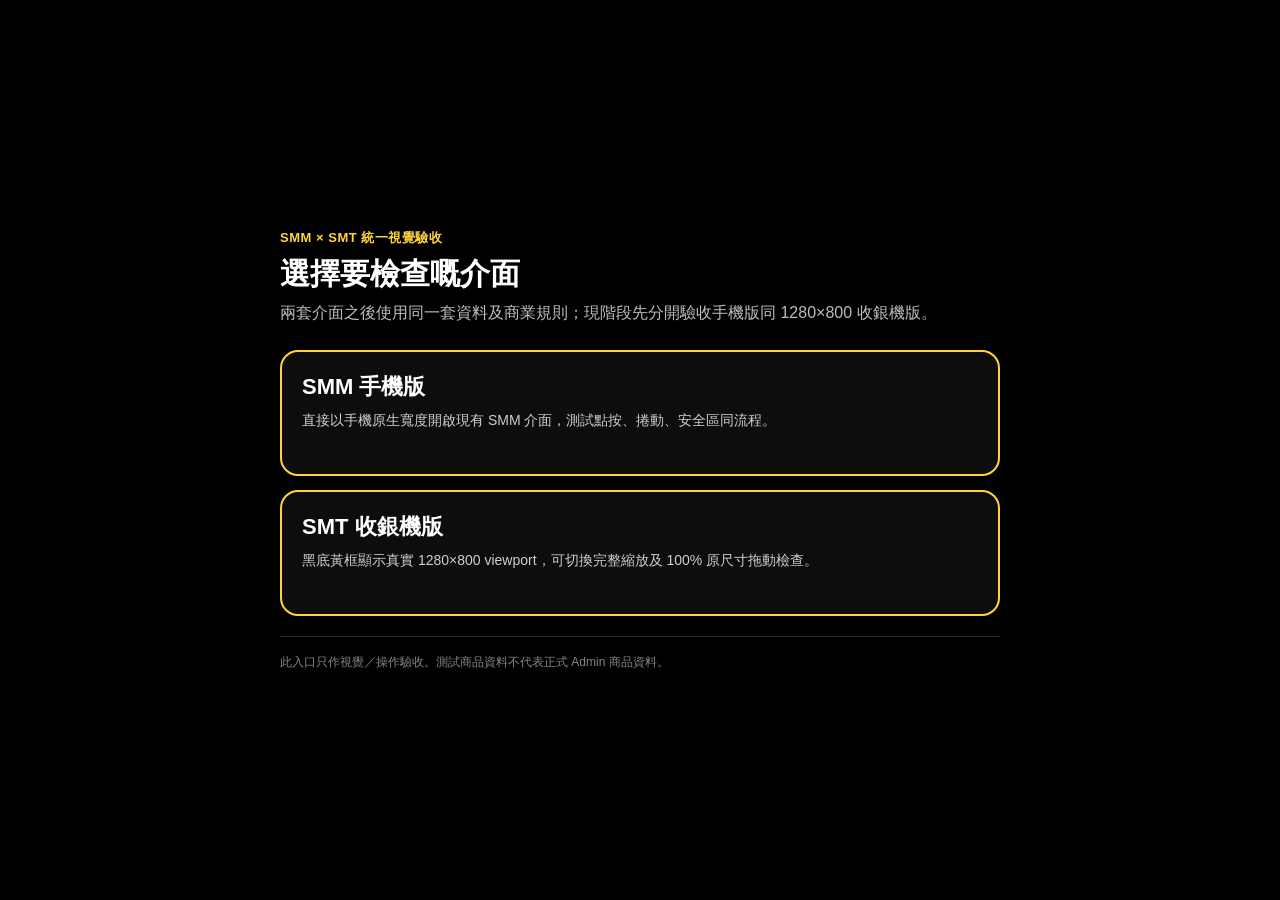
<file: index.html>
<!doctype html>
<html lang="zh-HK">
<head>
  <meta charset="utf-8">
  <meta name="viewport" content="width=device-width,initial-scale=1,viewport-fit=cover">
  <meta name="theme-color" content="#000000">
  <title>磨飯 SMM × SMT 驗收入口</title>
  <style>
    *{box-sizing:border-box;-webkit-tap-highlight-color:transparent}
    html,body{margin:0;min-height:100%;background:#000;color:#fff;font-family:-apple-system,BlinkMacSystemFont,"PingFang HK","Noto Sans TC",sans-serif}
    body{min-height:100dvh;display:grid;place-items:center;padding:max(24px,env(safe-area-inset-top)) 18px max(24px,env(safe-area-inset-bottom))}
    .shell{width:min(720px,100%)}
    .eyebrow{margin:0 0 8px;color:#ffd43b;font-size:13px;font-weight:800;letter-spacing:.04em}
    h1{margin:0;font-size:30px;line-height:1.15}p{margin:10px 0 0;color:#bdbdbd;line-height:1.55}
    .grid{display:grid;gap:14px;margin-top:24px}
    .choice{display:block;padding:20px;border:2px solid #ffd43b;border-radius:18px;background:#0d0d0d;color:#fff;text-decoration:none;min-height:126px}
    .choice:active{transform:scale(.992);background:#171717}.choice strong{display:block;font-size:22px}.choice span{display:block;margin-top:8px;color:#cfcfcf;font-size:14px;line-height:1.45}
    .meta{margin-top:20px;padding-top:16px;border-top:1px solid #2b2b2b;color:#858585;font-size:12px;line-height:1.55}
  </style>
</head>
<body>
  <main class="shell">
    <p class="eyebrow">SMM × SMT 統一視覺驗收</p>
    <h1>選擇要檢查嘅介面</h1>
    <p>兩套介面之後使用同一套資料及商業規則；現階段先分開驗收手機版同 1280×800 收銀機版。</p>
    <section class="grid" aria-label="驗收介面選擇">
      <a class="choice" href="./smm.html"><strong>SMM 手機版</strong><span>直接以手機原生寬度開啟現有 SMM 介面，測試點按、捲動、安全區同流程。</span></a>
      <a class="choice" href="./smt-preview.html"><strong>SMT 收銀機版</strong><span>黑底黃框顯示真實 1280×800 viewport，可切換完整縮放及 100% 原尺寸拖動檢查。</span></a>
    </section>
    <div class="meta">此入口只作視覺／操作驗收。測試商品資料不代表正式 Admin 商品資料。</div>
  </main>
</body>
</html>
</file>
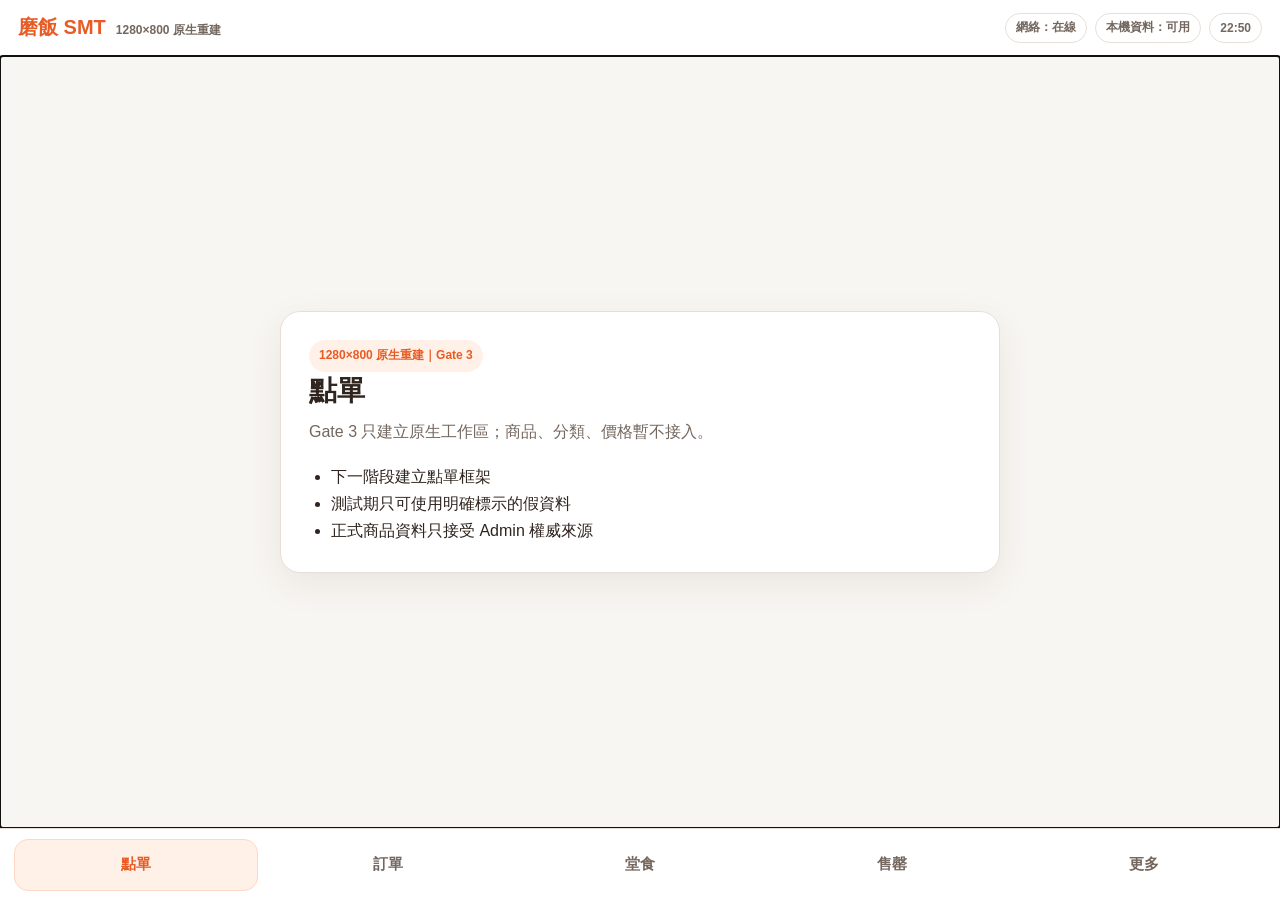
<file: preview/smt/index.html>
<!doctype html>
<html lang="zh-HK">
<head>
  <meta charset="UTF-8">
  <meta name="viewport" content="width=device-width,initial-scale=1,viewport-fit=cover,user-scalable=no">
  <meta name="theme-color" content="#f8f6f2">
  <title>磨飯 SMT｜1280×800 原生重建</title>
  <link rel="stylesheet" href="app-shell.css?v=native-rebuild-gate3.1">
</head>
<body>
  <div id="app" class="app-shell" data-build="native-rebuild-gate3.1">
    <header class="top-status-bar" aria-label="系統狀態">
      <div class="brand-block"><strong>磨飯 SMT</strong><span>1280×800 原生重建</span></div>
      <div class="status-group" aria-live="polite"><span class="status-pill" id="network-status">網絡：檢查中</span><span class="status-pill">本機資料：可用</span><span class="status-pill" id="clock-status">--:--</span></div>
    </header>
    <main class="workspace" id="workspace" tabindex="-1" aria-live="polite"></main>
    <nav class="bottom-nav" aria-label="SMT 主導航"><button type="button" data-route="order" aria-current="page">點單</button><button type="button" data-route="orders">訂單</button><button type="button" data-route="dine">堂食</button><button type="button" data-route="soldout">售罄</button><button type="button" data-route="more">更多</button></nav>
  </div>
  <div class="system-toast" id="system-toast" role="status" aria-live="polite" hidden></div>
  <script type="module" src="app-loader.js?v=native-rebuild-gate3.1"></script>
</body>
</html>
</file>
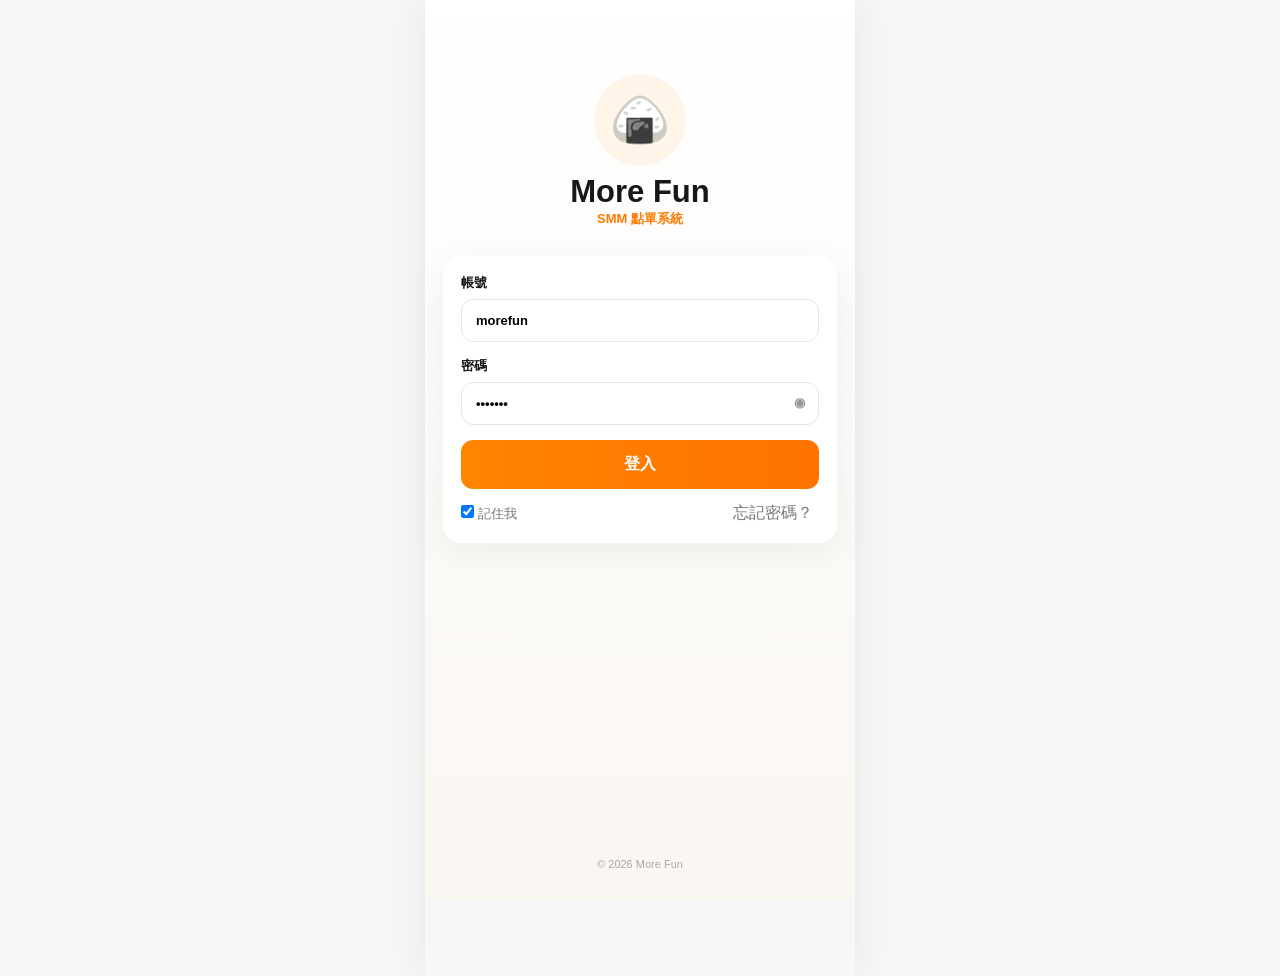
<file: smm.html>
<!doctype html>
<html lang="zh-HK">
<head>
  <meta charset="utf-8">
  <meta name="viewport" content="width=device-width,initial-scale=1,viewport-fit=cover">
  <meta name="theme-color" content="#f7f7f7">
  <link rel="manifest" href="manifest.webmanifest">
  <link rel="stylesheet" href="styles.css">
  <link rel="stylesheet" href="styles-v2.css">
  <title>磨飯 SMM</title>
</head>
<body>
  <div id="app"></div>
  <script type="module" src="app-v2.js"></script>
</body>
</html>
</file>
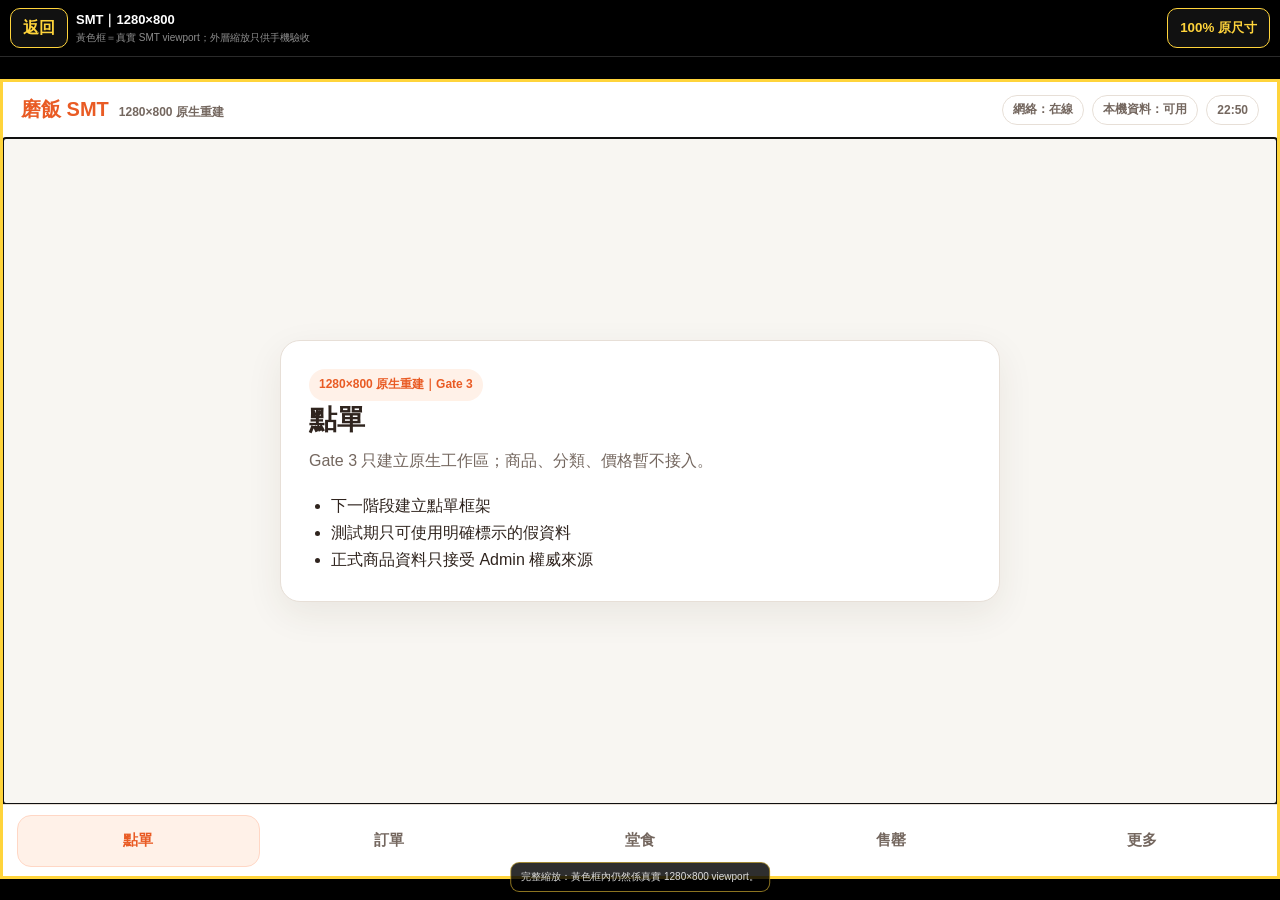
<file: smt-preview.html>
<!doctype html>
<html lang="zh-HK">
<head>
  <meta charset="utf-8">
  <meta name="viewport" content="width=device-width,initial-scale=1,viewport-fit=cover">
  <meta name="theme-color" content="#000000">
  <title>磨飯 SMT 1280×800 手機驗收</title>
  <style>
    *{box-sizing:border-box;-webkit-tap-highlight-color:transparent}
    html,body{margin:0;width:100%;height:100%;background:#000;color:#fff;font-family:-apple-system,BlinkMacSystemFont,"PingFang HK","Noto Sans TC",sans-serif;overflow:hidden}
    body{display:grid;grid-template-rows:auto minmax(0,1fr)}
    .toolbar{display:flex;align-items:center;gap:8px;padding:max(8px,env(safe-area-inset-top)) 10px 8px;background:#000;border-bottom:1px solid #2a2a2a;min-width:0}
    .toolbar a,.toolbar button{min-height:40px;border:1px solid #ffd43b;border-radius:10px;background:#111;color:#ffd43b;font-weight:800;padding:0 12px;text-decoration:none;display:inline-flex;align-items:center;justify-content:center;white-space:nowrap}
    .toolbar .title{min-width:0;flex:1}.toolbar .title strong{display:block;font-size:13px}.toolbar .title span{display:block;margin-top:2px;color:#8d8d8d;font-size:10px;white-space:nowrap;overflow:hidden;text-overflow:ellipsis}
    .viewport{position:relative;min-height:0;overflow:auto;background:#000;-webkit-overflow-scrolling:touch}
    .stage-host{position:relative;margin:18px auto 26px;width:1280px;height:800px;transform-origin:top left}
    iframe{display:block;width:1280px;height:800px;border:3px solid #ffd43b;background:#fff}
    body[data-mode="fit"] .viewport{overflow:hidden}
    body[data-mode="fit"] .stage-host{position:absolute;margin:0;left:0;top:0}
    .hint{position:fixed;left:50%;bottom:max(8px,env(safe-area-inset-bottom));transform:translateX(-50%);z-index:5;max-width:calc(100vw - 20px);padding:7px 10px;border:1px solid rgba(255,212,59,.55);border-radius:9px;background:rgba(0,0,0,.82);color:#ddd;font-size:10px;text-align:center;pointer-events:none}
  </style>
</head>
<body data-mode="fit">
  <header class="toolbar">
    <a href="./index.html" aria-label="返回驗收首頁">返回</a>
    <div class="title"><strong>SMT｜1280×800</strong><span>黃色框＝真實 SMT viewport；外層縮放只供手機驗收</span></div>
    <button id="mode-btn" type="button">100% 原尺寸</button>
  </header>
  <main class="viewport" id="viewport">
    <div class="stage-host" id="stage-host"><iframe id="smt-frame" src="./preview/smt/index.html" title="磨飯 SMT 1280×800"></iframe></div>
  </main>
  <div class="hint" id="hint">完整縮放：睇全畫面。切換 100% 後可左右／上下拖動檢查爆版。</div>
  <script>
    const body=document.body,viewport=document.getElementById('viewport'),host=document.getElementById('stage-host'),button=document.getElementById('mode-btn'),hint=document.getElementById('hint');
    const W=1280,H=800;
    function fit(){
      const vw=viewport.clientWidth,vh=viewport.clientHeight;
      const scale=Math.min(vw/W,vh/H);
      host.style.transform=`scale(${scale})`;
      host.style.left=`${Math.max(0,(vw-W*scale)/2)}px`;
      host.style.top=`${Math.max(0,(vh-H*scale)/2)}px`;
    }
    function setMode(mode){
      body.dataset.mode=mode;
      if(mode==='fit'){
        button.textContent='100% 原尺寸';
        hint.textContent='完整縮放：黃色框內仍然係真實 1280×800 viewport。';
        fit();
      }else{
        host.style.transform='none';host.style.left='';host.style.top='';
        button.textContent='完整縮放';
        hint.textContent='100% 原尺寸：拖動畫面檢查有冇超出、遮擋或操作問題。';
        viewport.scrollTo({left:0,top:0,behavior:'instant'});
      }
    }
    button.addEventListener('click',()=>setMode(body.dataset.mode==='fit'?'native':'fit'));
    window.addEventListener('resize',()=>{if(body.dataset.mode==='fit')fit()});
    setMode('fit');
  </script>
</body>
</html>
</file>
<file: preview/smt/app-shell.css>
*{box-sizing:border-box;-webkit-tap-highlight-color:transparent}
:root{--shell-bg:#f8f6f2;--surface:#ffffff;--line:#e7dfd7;--text:#2f241e;--muted:#74675f;--accent:#e95b24;--accent-soft:#fff1e8;--top-h:56px;--nav-h:72px;--safe-top:env(safe-area-inset-top,0px);--safe-bottom:env(safe-area-inset-bottom,0px)}
html,body{margin:0;width:100%;height:100%;overflow:hidden;background:var(--shell-bg);font-family:-apple-system,BlinkMacSystemFont,"PingFang HK","Noto Sans TC",sans-serif;color:var(--text)}
button,input,select,textarea{font:inherit}button{touch-action:manipulation}
.app-shell{width:100vw;height:100dvh;min-width:0;min-height:0;display:grid;grid-template-rows:calc(var(--top-h) + var(--safe-top)) minmax(0,1fr) calc(var(--nav-h) + var(--safe-bottom));overflow:hidden;background:var(--shell-bg)}
.top-status-bar{padding:var(--safe-top) 18px 0;display:flex;align-items:center;justify-content:space-between;gap:16px;background:var(--surface);border-bottom:1px solid var(--line);min-width:0}
.brand-block{display:flex;align-items:baseline;gap:10px;min-width:0}.brand-block strong{font-size:20px;font-weight:900;white-space:nowrap;color:var(--accent)}.brand-block span{font-size:12px;font-weight:700;color:var(--muted);white-space:nowrap;overflow:hidden;text-overflow:ellipsis}
.status-group{display:flex;align-items:center;justify-content:flex-end;gap:8px;min-width:0;overflow:hidden}.status-pill{min-height:30px;padding:0 10px;display:inline-flex;align-items:center;border:1px solid var(--line);border-radius:999px;background:#fff;font-size:12px;font-weight:750;white-space:nowrap;color:var(--muted)}
.workspace{min-width:0;min-height:0;overflow:auto;overscroll-behavior:contain;padding:14px;background:var(--shell-bg)}
.gate-panel{width:100%;min-height:100%;display:grid;place-items:center}.gate-card{width:min(720px,100%);padding:28px;border:1px solid var(--line);border-radius:20px;background:var(--surface);box-shadow:0 12px 36px rgba(67,45,31,.08)}.gate-card h1{margin:0 0 10px;font-size:28px}.gate-card p{margin:8px 0;color:var(--muted);line-height:1.55}.gate-card .badge{display:inline-flex;min-height:32px;align-items:center;padding:0 10px;border-radius:999px;background:var(--accent-soft);color:var(--accent);font-size:12px;font-weight:850}.gate-card ul{margin:18px 0 0;padding-left:22px;color:var(--text);line-height:1.7}
.bottom-nav{padding:0 14px var(--safe-bottom);display:grid;grid-template-columns:repeat(5,minmax(0,1fr));gap:8px;align-items:center;background:var(--surface);border-top:1px solid var(--line)}.bottom-nav button{height:52px;min-width:0;border:1px solid transparent;border-radius:14px;background:transparent;color:var(--muted);font-size:15px;font-weight:850}.bottom-nav button[aria-current="page"]{background:var(--accent-soft);color:var(--accent);border-color:#ffd7c5}
.system-toast{position:fixed;left:50%;bottom:calc(var(--nav-h) + var(--safe-bottom) + 14px);transform:translateX(-50%);max-width:min(520px,calc(100vw - 28px));padding:12px 16px;border-radius:14px;background:#2f241e;color:#fff;font-size:13px;font-weight:750;box-shadow:0 12px 32px rgba(47,36,30,.22);z-index:20}.system-toast[hidden]{display:none}
@media (max-width:900px){.brand-block span{display:none}.status-pill:nth-child(2){display:none}}
@media (orientation:portrait){.app-shell::before{content:"SMT 正式操作以 Sunmi T2S 1280×800 橫屏為準";position:fixed;inset:0;z-index:100;display:grid;place-items:center;padding:24px;text-align:center;background:rgba(248,246,242,.97);font-size:20px;font-weight:900;color:var(--text)}}
</file>
<file: styles.css>
:root{font-family:-apple-system,BlinkMacSystemFont,"SF Pro Display","Segoe UI",sans-serif;color:#171717;background:#f7f7f7;--orange:#ff7a00;--orange-soft:#fff1e4;--green:#27ae60;--blue:#2f80ed;--line:#ececec;--muted:#7d7d7d;--card:#fff}*{box-sizing:border-box}body{margin:0;background:#f7f7f7}.app{min-height:100dvh;padding-bottom:calc(76px + env(safe-area-inset-bottom))}button,input,textarea{font:inherit}.topbar{height:58px;padding:env(safe-area-inset-top) 16px 0;display:grid;grid-template-columns:36px 1fr 36px;align-items:center;background:#fff;border-bottom:1px solid var(--line);position:sticky;top:0;z-index:20}.topbar h1{font-size:18px;text-align:center;margin:0}.iconbtn{border:0;background:transparent;font-size:24px}.content{padding:14px 14px 22px}.login-page{min-height:100dvh;background:linear-gradient(#fff,#faf7f2);padding:calc(48px + env(safe-area-inset-top)) 18px 30px;display:flex;flex-direction:column}.brand-block{text-align:center;margin:26px 0 28px}.logo-mark{width:92px;height:92px;border-radius:50%;display:grid;place-items:center;margin:auto;background:#fff5e8;font-size:48px}.brand-name{font-size:31px;font-weight:800;margin-top:8px}.brand-sub{color:var(--orange);font-size:13px;font-weight:700}.login-card{background:#fff;border-radius:18px;padding:18px;box-shadow:0 10px 35px rgba(0,0,0,.06)}label{font-size:13px;font-weight:700;display:block;margin-bottom:15px}input,textarea{width:100%;border:1px solid #e5e5e5;border-radius:12px;padding:13px 14px;background:#fff;margin-top:7px;outline:none}.password-wrap{position:relative}.password-wrap span{position:absolute;right:14px;top:20px;color:#999}.primary,.secondary{border:0;border-radius:12px;padding:14px 16px;font-weight:800}.primary{background:linear-gradient(90deg,#ff8500,#ff7200);color:#fff}.secondary{background:#f1f1f1;color:#222}.wide{width:100%}.danger{color:#d33}.login-meta{display:flex;justify-content:space-between;align-items:center;margin-top:13px;color:#777}.login-meta label{margin:0;font-weight:500}.login-meta input{width:auto;margin:0}.textbtn{border:0;background:none;color:#777}.login-page footer{text-align:center;color:#aaa;font-size:11px;margin-top:auto}.system-card,.revenue-card,.option-block,.totals,.order-hero,.report-hero{background:#fff;border-radius:16px;padding:15px;box-shadow:0 3px 14px rgba(0,0,0,.04)}.system-card h2,.section-heading{font-size:15px;margin:0 0 12px}.system-row{display:flex;justify-content:space-between;padding:10px 0;border-top:1px solid #f1f1f1;font-size:14px}.system-row:first-of-type{border-top:0}.system-row b{font-size:12px;color:#777}.dot{display:inline-block;width:8px;height:8px;border-radius:50%;margin-right:8px}.dot.green{background:var(--green)}.dot.orange{background:var(--orange)}.dot.blue-dot{background:var(--blue)}.dot.gray{background:#aaa}.section-heading{margin:18px 2px 10px}.summary-grid{display:grid;grid-template-columns:1fr 1fr;gap:10px}.summary-grid article{background:#fff;border-radius:14px;padding:14px;display:flex;justify-content:space-between;align-items:end}.summary-grid span{font-size:12px}.summary-grid b{font-size:27px;color:var(--orange)}.summary-grid .blue{color:var(--blue)}.summary-grid .green-text{color:var(--green)}.summary-grid .orange-text{color:#f2994a}.revenue-card{margin-top:10px;display:flex;justify-content:space-between;align-items:end}.revenue-card span,.revenue-card small{font-size:12px;color:#777}.revenue-card b{display:block;font-size:20px;margin-top:4px}.revenue-card em,.report-hero em{color:var(--green);font-style:normal}.quick-grid{display:grid;grid-template-columns:repeat(3,1fr);gap:9px}.quick-grid button{border:0;background:#fff;border-radius:14px;padding:13px 5px;font-size:24px}.quick-grid button span{display:block;font-size:11px;margin-top:7px}.bottomnav{position:fixed;left:0;right:0;bottom:0;height:calc(68px + env(safe-area-inset-bottom));padding-bottom:env(safe-area-inset-bottom);display:grid;grid-template-columns:repeat(5,1fr);background:rgba(255,255,255,.97);border-top:1px solid var(--line);z-index:30}.navbtn{border:0;background:none;color:#999;font-size:10px;display:flex;flex-direction:column;align-items:center;justify-content:center;gap:3px}.navbtn span{font-size:19px}.navbtn.active{color:var(--orange);font-weight:800}.searchbox{background:#efefef;border-radius:10px;color:#999;padding:11px 13px;font-size:13px}.category-row{display:flex;overflow:auto;gap:22px;border-bottom:1px solid var(--line);margin-top:10px}.category-row button{border:0;background:none;padding:12px 0;color:#666;white-space:nowrap}.category-row button.active{color:var(--orange);font-weight:800;border-bottom:2px solid var(--orange)}.menu-list{background:#fff;border-radius:14px;margin-top:12px;overflow:hidden}.menu-item{display:grid;grid-template-columns:58px 1fr 34px;gap:10px;align-items:center;padding:12px;border-bottom:1px solid #f0f0f0}.menu-item.disabled{opacity:.45}.food-thumb{width:54px;height:54px;border-radius:12px;background:#fff3e7;display:grid;place-items:center;font-size:29px}.menu-copy h3,.cart-copy h3{font-size:14px;margin:0 0 4px}.menu-copy p,.cart-copy p{font-size:11px;color:#999;margin:0 0 5px}.menu-copy b{font-size:13px}.add-round{border:0;width:30px;height:30px;border-radius:50%;background:var(--orange);color:#fff;font-size:19px}.cartbar{position:fixed;left:14px;right:14px;bottom:calc(70px + env(safe-area-inset-bottom));z-index:35;background:linear-gradient(90deg,#ff8200,#ff7100);color:#fff;border:0;border-radius:15px;padding:15px 17px;display:flex;justify-content:space-between;font-weight:800;box-shadow:0 8px 25px rgba(255,122,0,.3)}.detail-page{padding-bottom:100px}.hero-food{height:225px;border-radius:0 0 18px 18px;background:linear-gradient(135deg,#fff2df,#f3e5cf);display:grid;place-items:center;font-size:108px;margin:-14px -14px 0}.detail-head{display:flex;justify-content:space-between;gap:14px;padding:18px 2px}.detail-head h2{font-size:20px;margin:0 0 5px}.detail-head p{font-size:12px;color:#888;margin:0}.detail-head b{color:var(--orange);font-size:19px}.option-block{margin-bottom:12px}.option-block h3{font-size:15px;margin:0 0 12px}.option-block h3 em{font-style:normal;font-size:10px;color:var(--orange);background:var(--orange-soft);padding:3px 6px;border-radius:5px}.option-block h3 small{color:#999;font-weight:500}.segmented,.choice-grid{display:grid;grid-template-columns:repeat(3,1fr);gap:8px}.segmented button,.choice-grid button{border:1px solid #e7e7e7;background:#fff;border-radius:10px;padding:11px 6px;font-size:12px}.segmented button.active,.choice-grid button.active{border-color:var(--orange);background:var(--orange-soft);color:var(--orange);font-weight:800}.check-row{display:grid;grid-template-columns:24px 1fr auto;align-items:center;margin:0;padding:11px 0;border-top:1px solid #f1f1f1;font-weight:500}.check-row input{width:auto;margin:0}.check-row b{font-size:12px;color:#777}.option-block textarea{min-height:76px;resize:none}.qty-row{display:flex;justify-content:space-between;align-items:center;background:#fff;border-radius:15px;padding:13px 15px}.qty-row div{display:flex;align-items:center;gap:15px}.qty-row button{width:30px;height:30px;border:0;border-radius:9px;background:#f1f1f1}.sticky-action{position:fixed;left:14px;right:14px;bottom:calc(14px + env(safe-area-inset-bottom));z-index:40}.cart-page{padding-bottom:95px}.cart-list,.totals{background:#fff;border-radius:15px;overflow:hidden}.cart-item{display:grid;grid-template-columns:58px 1fr 28px;gap:10px;padding:13px;border-bottom:1px solid #f0f0f0}.cart-copy div{display:flex;justify-content:space-between}.remove{border:0;background:none;color:#aaa;font-size:20px}.totals{margin-top:12px}.totals div{display:flex;justify-content:space-between;padding:8px 0;font-size:13px}.totals .grand{font-size:18px;font-weight:800;border-top:1px solid #eee;margin-top:6px;padding-top:13px}.cart-actions{display:grid;grid-template-columns:1fr 1.5fr;gap:10px;position:fixed;left:14px;right:14px;bottom:calc(14px + env(safe-area-inset-bottom));z-index:40}.checkout-page .option-block input{margin-bottom:8px}.checkout-page .choice-grid{grid-template-columns:repeat(3,1fr)}.empty-state{text-align:center;color:#999;padding:34px}.success-page{text-align:center;padding-top:54px}.success-icon{width:78px;height:78px;border-radius:50%;background:var(--green);color:#fff;display:grid;place-items:center;font-size:42px;margin:auto}.success-page h2{font-size:24px}.success-page p{color:#777;margin-bottom:6px}.success-page>strong{font-size:34px;color:var(--orange)}.success-note{background:#fff;border-radius:15px;padding:18px;margin:24px 0;color:#555;line-height:1.7}.success-page button{margin-top:10px}.order-tabs{gap:18px}.order-list{display:grid;gap:10px;margin-top:12px}.order-card,.job-card{width:100%;text-align:left;border:0;background:#fff;border-radius:15px;padding:14px;box-shadow:0 3px 12px rgba(0,0,0,.04)}.order-card>div,.job-card>div,.order-card footer{display:flex;justify-content:space-between}.order-card h3{margin:8px 0 4px;font-size:14px}.order-card p,.job-card p{margin:0 0 10px;color:#999;font-size:12px}.order-card em,.status{font-style:normal;font-size:11px;border-radius:999px;padding:4px 8px;background:#fff0df;color:var(--orange)}.status.待處理{background:#eaf3ff;color:var(--blue)}.status.待取餐{background:#e9f7ef;color:var(--green)}.order-hero h2{margin:0}.order-hero>div{display:flex;justify-content:space-between;align-items:center}.order-hero dl{margin:14px 0 0}.order-hero dl div{display:flex;justify-content:space-between;padding:8px 0;border-top:1px solid #f1f1f1}.order-hero dt{color:#888;font-size:12px}.order-hero dd{margin:0;font-size:13px}.detail-line{display:flex;justify-content:space-between;padding:10px 0;border-top:1px solid #f1f1f1;font-size:13px}.total-line{font-size:17px;font-weight:800}.triple-actions{display:grid;grid-template-columns:1fr 1fr 1fr;gap:8px}.legend{display:flex;flex-wrap:wrap;gap:12px;background:#fff;border-radius:14px;padding:12px;font-size:11px}.table-grid{display:grid;grid-template-columns:repeat(3,1fr);gap:10px;margin:14px 0}.table-card{border:0;border-radius:15px;min-height:92px;display:flex;flex-direction:column;align-items:center;justify-content:center;gap:8px;background:#dff3e5}.table-card.使用中{background:#ffe0b7}.table-card.預約{background:#dcecff}.table-card.清潔中{background:#e8e8e8}.table-card strong{font-size:16px}.table-card span{font-size:11px;color:#666}.soldout-list{background:#fff;border-radius:15px;margin-top:12px;overflow:hidden}.soldout-list article{display:flex;justify-content:space-between;align-items:center;padding:13px 14px;border-bottom:1px solid #f0f0f0}.soldout-list h3{font-size:14px;margin:0 0 4px}.soldout-list p{font-size:11px;color:#999;margin:0}.switch{margin:0}.switch input{display:none}.switch span{width:48px;height:28px;border-radius:999px;background:#ccc;display:block;position:relative}.switch span:after{content:"";position:absolute;width:22px;height:22px;border-radius:50%;background:#fff;top:3px;left:3px;transition:.2s}.switch input:checked+span{background:var(--green)}.switch input:checked+span:after{left:23px}.bulk-actions{display:grid;grid-template-columns:1fr 1fr 1.2fr;gap:8px;position:fixed;left:14px;right:14px;bottom:calc(14px + env(safe-area-inset-bottom))}.report-hero span,.report-hero small{font-size:12px;color:#777}.report-hero strong{display:block;font-size:25px;margin:7px 0}.sparkline{font-size:29px;color:var(--orange);text-align:right;margin-top:6px}.report-list,.more-list{display:grid;gap:1px;background:#fff;border-radius:15px;overflow:hidden;margin-top:12px}.report-list button,.more-list button{border:0;background:#fff;display:grid;grid-template-columns:32px 1fr 20px;align-items:center;text-align:left;padding:15px;border-bottom:1px solid #f1f1f1}.report-list b,.more-list b{font-size:14px}.report-list em,.more-list em{font-style:normal;color:#aaa;text-align:right}.job-card button{margin-top:8px}.more-list{margin-top:0}.generic .system-card{margin-top:12px}@media(min-width:700px){.content,.topbar,.bottomnav,.cartbar,.sticky-action,.cart-actions,.bulk-actions{max-width:430px;margin-left:auto;margin-right:auto}.app{max-width:430px;margin:auto;background:#f7f7f7;box-shadow:0 0 40px rgba(0,0,0,.08)}}
</file>
<file: styles-v2.css>
.empty-state{padding:34px 18px;text-align:center;color:#999;background:#fff}.menu-item.sold{opacity:.48}.sold-tag{font-size:11px;color:#fff;background:#999;border-radius:999px;padding:6px 8px}.success-page{min-height:100dvh;padding:calc(110px + env(safe-area-inset-top)) 24px 32px;text-align:center;background:#fff;display:flex;flex-direction:column;align-items:center}.success-icon{width:84px;height:84px;border-radius:50%;display:grid;place-items:center;background:#27ae60;color:#fff;font-size:46px;font-weight:800}.success-page h1{font-size:24px;margin:24px 0 12px}.success-page p{color:#999;margin:0}.success-page>strong{font-size:34px;color:var(--orange);margin:8px 0 18px}.success-page>span{line-height:1.7;color:#555}.success-actions{display:grid;gap:10px;width:100%;margin-top:auto}.order-tabs{gap:18px}.order-list{display:grid;gap:10px;margin-top:12px}.order-card{width:100%;border:0;background:#fff;border-radius:15px;padding:14px;display:grid;grid-template-columns:1fr auto;gap:16px;text-align:left}.order-card>div:last-child{text-align:right;display:flex;flex-direction:column;align-items:flex-end;gap:9px}.order-top{display:flex;gap:10px;align-items:center}.order-top span,.order-card p{font-size:11px;color:#999}.order-card h3{font-size:13px;margin:8px 0 4px}.status-pill{display:inline-block;font-size:10px;border-radius:999px;padding:5px 8px;background:#fff1e4;color:#ff7a00;white-space:nowrap}.status-pill.待處理{background:#eaf2ff;color:#2f80ed}.status-pill.待取餐{background:#eaf8ef;color:#27ae60}.status-pill.已完成{background:#efefef;color:#777}.order-hero,.detail-card{background:#fff;border-radius:16px;padding:15px;margin-bottom:12px}.order-hero>div{display:flex;justify-content:space-between;align-items:center}.order-hero h2{margin:0}.order-hero p{font-size:12px;color:#888;margin:8px 0 0}.detail-card>div{display:flex;justify-content:space-between;gap:15px;padding:10px 0;border-top:1px solid #f2f2f2}.detail-card>div:first-child{border-top:0}.detail-card span{font-size:12px;color:#888}.detail-card b{font-size:13px;text-align:right}.detail-card h3{font-size:15px;margin:0 0 8px}.line-item.total{font-size:17px;border-top:1px solid #e9e9e9;margin-top:6px;padding-top:14px}.triple-actions{display:grid;grid-template-columns:1.2fr 1fr 1fr;gap:8px;position:fixed;left:14px;right:14px;bottom:calc(14px + env(safe-area-inset-bottom))}.danger{border:0;border-radius:12px;background:#fff0f0;color:#d64545;font-weight:800}.table-legend{display:flex;gap:10px;overflow:auto;background:#fff;border-radius:13px;padding:11px;font-size:11px;white-space:nowrap}.dot.orange{background:#f2994a}.dot.blue{background:#2f80ed}.dot.gray{background:#aaa}.table-grid{display:grid;grid-template-columns:repeat(3,1fr);gap:10px;margin:14px 0}.table-card{border:0;border-radius:15px;min-height:104px;padding:12px;display:flex;flex-direction:column;align-items:flex-start;justify-content:space-between;text-align:left}.table-card strong{font-size:15px}.table-card span,.table-card small{font-size:11px}.table-card.空枱{background:#eaf8ef}.table-card.使用中{background:#fff0df}.table-card.預約{background:#eaf2ff}.table-card.清潔中{background:#ededed}.sold-list{background:#fff;border-radius:15px;margin-top:12px;overflow:hidden}.sold-row{display:grid;grid-template-columns:1fr auto;align-items:center;margin:0;padding:13px 14px;border-bottom:1px solid #f0f0f0}.sold-row strong,.sold-row span{display:block}.sold-row strong{font-size:14px}.sold-row span{font-size:11px;color:#999;margin-top:4px}.sold-row input{width:44px;height:24px;margin:0;accent-color:#27ae60}.fixed-bottom-actions{position:fixed;left:14px;right:14px;bottom:calc(14px + env(safe-area-inset-bottom));display:grid;grid-template-columns:1fr 1fr;gap:10px}.report-range{margin-bottom:12px}.report-main{margin:0}.report-bars{height:170px;background:#fff;border-radius:16px;margin:12px 0;padding:18px 12px 24px;display:flex;align-items:flex-end;gap:12px}.report-bars div{height:100%;flex:1;display:flex;flex-direction:column-reverse;align-items:center;gap:8px}.report-bars i{display:block;width:18px;background:linear-gradient(#ff8b17,#ff7100);border-radius:7px 7px 3px 3px;min-height:12px}.report-bars span{font-size:9px;color:#999}.more-list{background:#fff;border-radius:16px;overflow:hidden}.more-list button{width:100%;border:0;background:#fff;padding:15px 16px;display:flex;justify-content:space-between;border-bottom:1px solid #f0f0f0;text-align:left}.more-list button span{color:#aaa}.print-list{display:grid;gap:10px;margin-top:12px}.print-card{background:#fff;border-radius:15px;padding:14px;display:grid;grid-template-columns:1fr auto auto;gap:10px;align-items:center}.print-card div{display:flex;flex-direction:column;gap:5px}.print-card span{font-size:11px;color:#999}.print-card .ok{color:#27ae60}.print-card .warn{color:#f2994a}.print-card button{border:0;border-radius:10px;background:#fff1e4;color:#ff7a00;padding:8px 10px;font-weight:700}@media(min-width:700px){.triple-actions,.fixed-bottom-actions{max-width:402px;margin-left:auto;margin-right:auto}}
</file>
